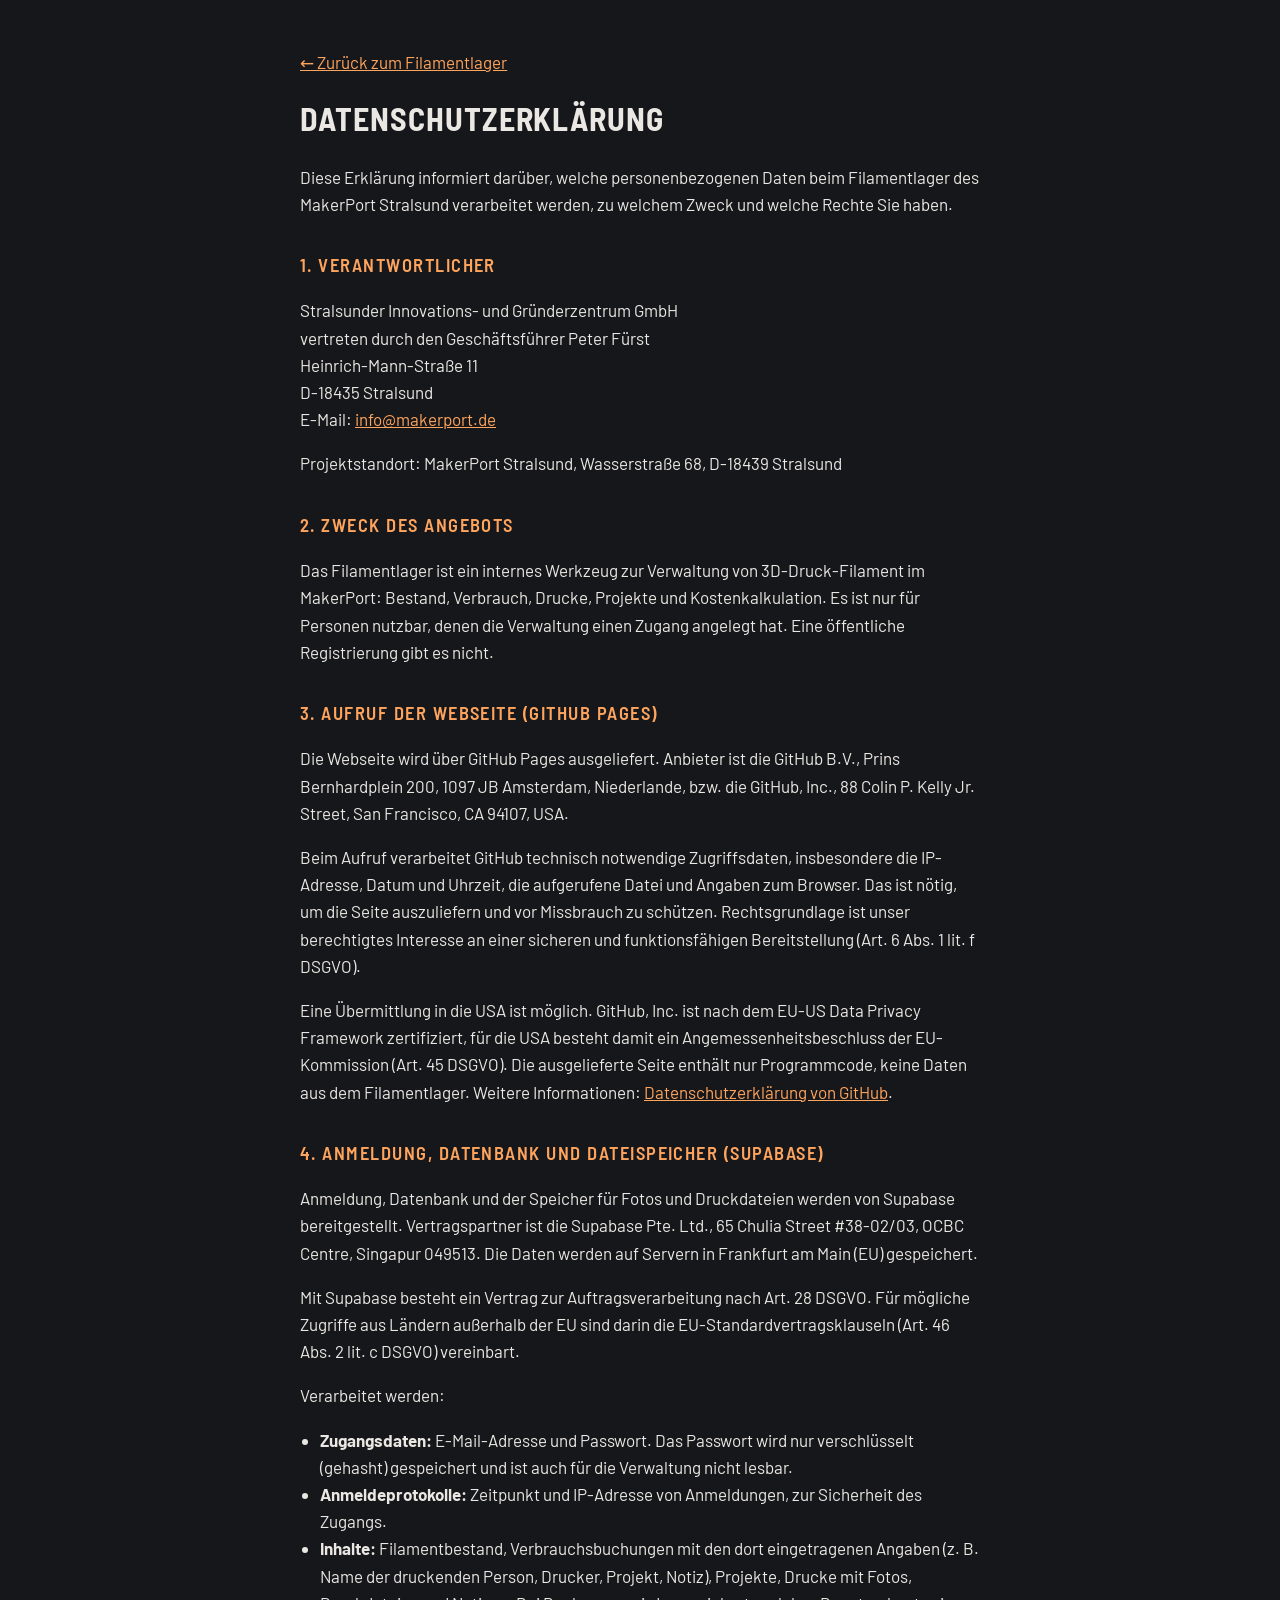
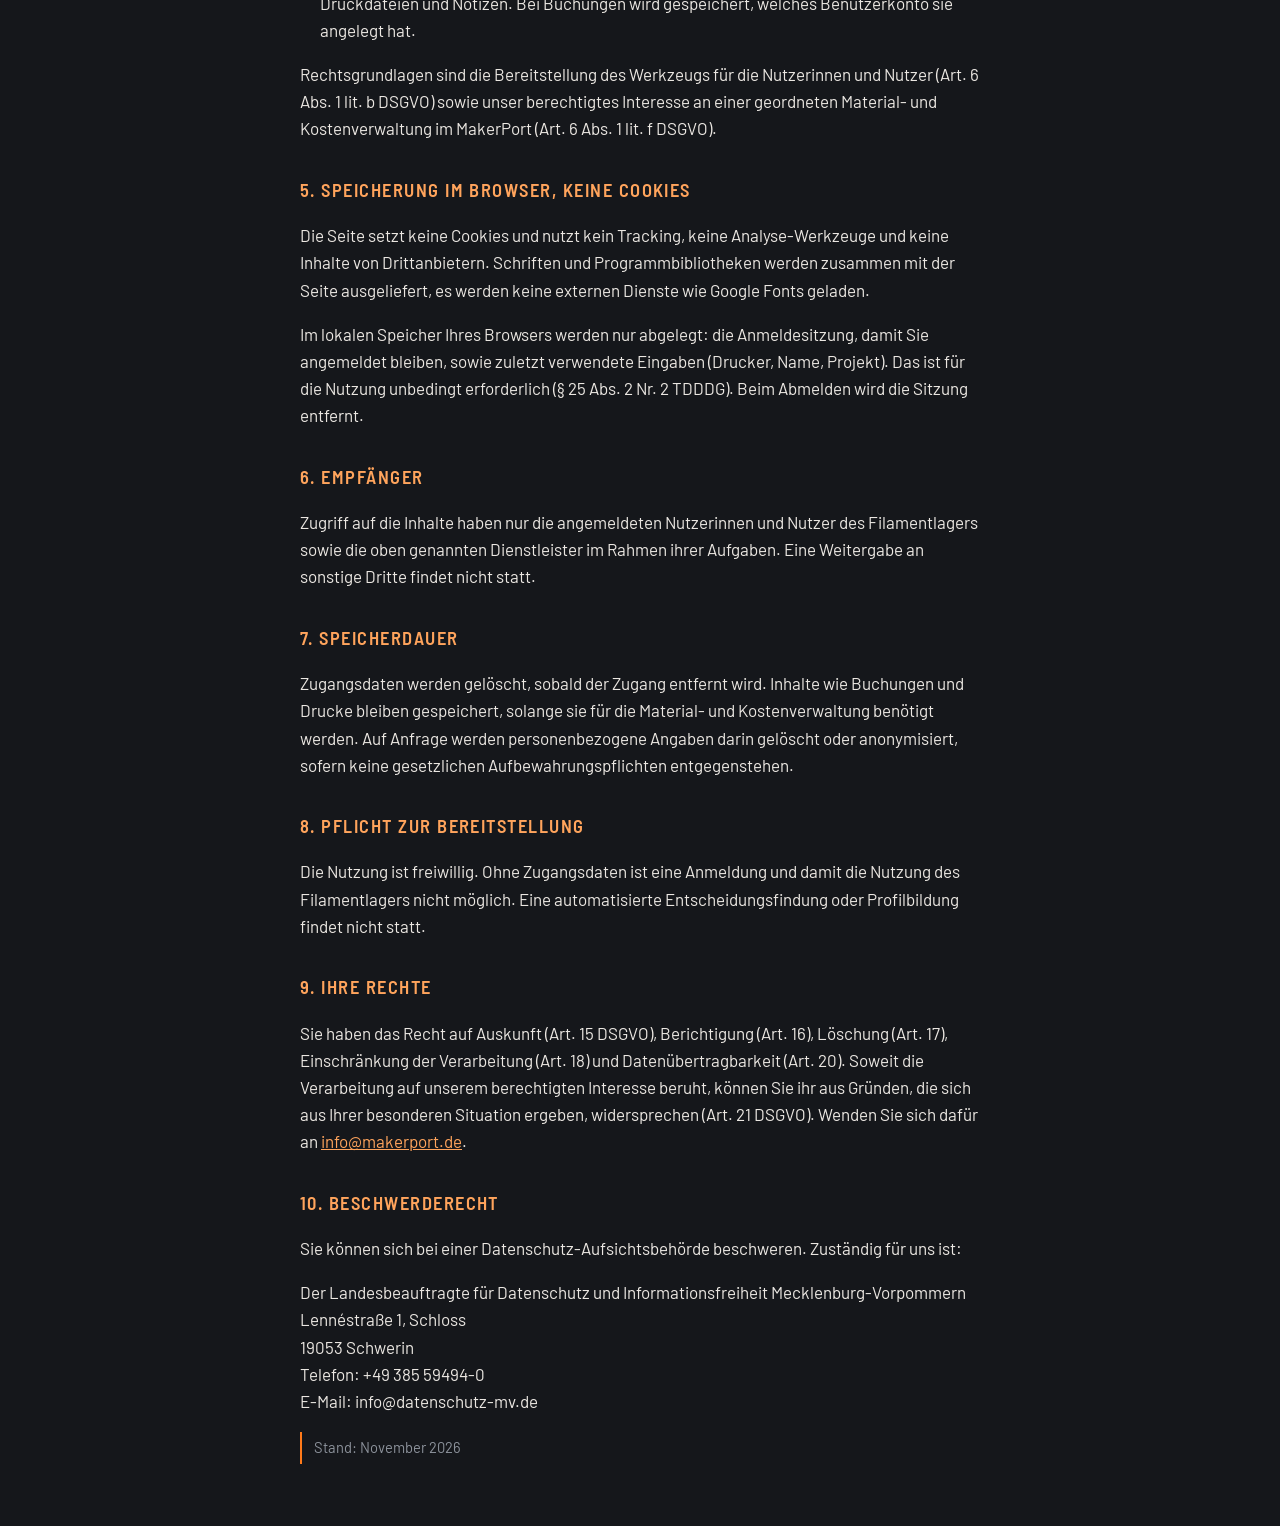
<file: docs/datenschutz.html>
<!doctype html>
<html lang="de">
<head>
<meta charset="utf-8">
<meta name="viewport" content="width=device-width,initial-scale=1">
<meta name="robots" content="noindex,nofollow">
<meta http-equiv="Content-Security-Policy" content="default-src 'self'; script-src 'self' 'unsafe-inline'; style-src 'self' 'unsafe-inline'; img-src 'self' data: blob:; font-src 'self'; connect-src 'self' https://bmnfjxduafpckcvmqodd.supabase.co wss://bmnfjxduafpckcvmqodd.supabase.co; base-uri 'self'; form-action 'self'; object-src 'none'">
<title>Datenschutz · Filamentlager</title>
<link rel="stylesheet" href="fonts/fonts.css">
<link rel="stylesheet" href="recht.css">
</head>
<body>
<main>
  <p><a href="./">← Zurück zum Filamentlager</a></p>
  <h1>Datenschutzerklärung</h1>
  <p>Diese Erklärung informiert darüber, welche personenbezogenen Daten beim Filamentlager des MakerPort Stralsund verarbeitet werden, zu welchem Zweck und welche Rechte Sie haben.</p>

  <h2>1. Verantwortlicher</h2>
  <p>Stralsunder Innovations- und Gründerzentrum GmbH<br>
  vertreten durch den Geschäftsführer Peter Fürst<br>
  Heinrich-Mann-Straße 11<br>
  D-18435 Stralsund<br>
  E-Mail: <a href="mailto:info@makerport.de">info@makerport.de</a></p>
  <p>Projektstandort: MakerPort Stralsund, Wasserstraße 68, D-18439 Stralsund</p>

  <h2>2. Zweck des Angebots</h2>
  <p>Das Filamentlager ist ein internes Werkzeug zur Verwaltung von 3D-Druck-Filament im MakerPort: Bestand, Verbrauch, Drucke, Projekte und Kostenkalkulation. Es ist nur für Personen nutzbar, denen die Verwaltung einen Zugang angelegt hat. Eine öffentliche Registrierung gibt es nicht.</p>

  <h2>3. Aufruf der Webseite (GitHub Pages)</h2>
  <p>Die Webseite wird über GitHub Pages ausgeliefert. Anbieter ist die GitHub B.V., Prins Bernhardplein 200, 1097 JB Amsterdam, Niederlande, bzw. die GitHub, Inc., 88 Colin P. Kelly Jr. Street, San Francisco, CA 94107, USA.</p>
  <p>Beim Aufruf verarbeitet GitHub technisch notwendige Zugriffsdaten, insbesondere die IP-Adresse, Datum und Uhrzeit, die aufgerufene Datei und Angaben zum Browser. Das ist nötig, um die Seite auszuliefern und vor Missbrauch zu schützen. Rechtsgrundlage ist unser berechtigtes Interesse an einer sicheren und funktionsfähigen Bereitstellung (Art. 6 Abs. 1 lit. f DSGVO).</p>
  <p>Eine Übermittlung in die USA ist möglich. GitHub, Inc. ist nach dem EU-US Data Privacy Framework zertifiziert, für die USA besteht damit ein Angemessenheitsbeschluss der EU-Kommission (Art. 45 DSGVO). Die ausgelieferte Seite enthält nur Programmcode, keine Daten aus dem Filamentlager. Weitere Informationen: <a href="https://docs.github.com/de/site-policy/privacy-policies/github-general-privacy-statement" rel="noopener">Datenschutzerklärung von GitHub</a>.</p>

  <h2>4. Anmeldung, Datenbank und Dateispeicher (Supabase)</h2>
  <p>Anmeldung, Datenbank und der Speicher für Fotos und Druckdateien werden von Supabase bereitgestellt. Vertragspartner ist die Supabase Pte. Ltd., 65 Chulia Street #38-02/03, OCBC Centre, Singapur 049513. Die Daten werden auf Servern in Frankfurt am Main (EU) gespeichert.</p>
  <p>Mit Supabase besteht ein Vertrag zur Auftragsverarbeitung nach Art. 28 DSGVO. Für mögliche Zugriffe aus Ländern außerhalb der EU sind darin die EU-Standardvertragsklauseln (Art. 46 Abs. 2 lit. c DSGVO) vereinbart.</p>
  <p>Verarbeitet werden:</p>
  <ul>
    <li><b>Zugangsdaten:</b> E-Mail-Adresse und Passwort. Das Passwort wird nur verschlüsselt (gehasht) gespeichert und ist auch für die Verwaltung nicht lesbar.</li>
    <li><b>Anmeldeprotokolle:</b> Zeitpunkt und IP-Adresse von Anmeldungen, zur Sicherheit des Zugangs.</li>
    <li><b>Inhalte:</b> Filamentbestand, Verbrauchsbuchungen mit den dort eingetragenen Angaben (z. B. Name der druckenden Person, Drucker, Projekt, Notiz), Projekte, Drucke mit Fotos, Druckdateien und Notizen. Bei Buchungen wird gespeichert, welches Benutzerkonto sie angelegt hat.</li>
  </ul>
  <p>Rechtsgrundlagen sind die Bereitstellung des Werkzeugs für die Nutzerinnen und Nutzer (Art. 6 Abs. 1 lit. b DSGVO) sowie unser berechtigtes Interesse an einer geordneten Material- und Kostenverwaltung im MakerPort (Art. 6 Abs. 1 lit. f DSGVO).</p>

  <h2>5. Speicherung im Browser, keine Cookies</h2>
  <p>Die Seite setzt keine Cookies und nutzt kein Tracking, keine Analyse-Werkzeuge und keine Inhalte von Drittanbietern. Schriften und Programmbibliotheken werden zusammen mit der Seite ausgeliefert, es werden keine externen Dienste wie Google Fonts geladen.</p>
  <p>Im lokalen Speicher Ihres Browsers werden nur abgelegt: die Anmeldesitzung, damit Sie angemeldet bleiben, sowie zuletzt verwendete Eingaben (Drucker, Name, Projekt). Das ist für die Nutzung unbedingt erforderlich (§ 25 Abs. 2 Nr. 2 TDDDG). Beim Abmelden wird die Sitzung entfernt.</p>

  <h2>6. Empfänger</h2>
  <p>Zugriff auf die Inhalte haben nur die angemeldeten Nutzerinnen und Nutzer des Filamentlagers sowie die oben genannten Dienstleister im Rahmen ihrer Aufgaben. Eine Weitergabe an sonstige Dritte findet nicht statt.</p>

  <h2>7. Speicherdauer</h2>
  <p>Zugangsdaten werden gelöscht, sobald der Zugang entfernt wird. Inhalte wie Buchungen und Drucke bleiben gespeichert, solange sie für die Material- und Kostenverwaltung benötigt werden. Auf Anfrage werden personenbezogene Angaben darin gelöscht oder anonymisiert, sofern keine gesetzlichen Aufbewahrungspflichten entgegenstehen.</p>

  <h2>8. Pflicht zur Bereitstellung</h2>
  <p>Die Nutzung ist freiwillig. Ohne Zugangsdaten ist eine Anmeldung und damit die Nutzung des Filamentlagers nicht möglich. Eine automatisierte Entscheidungsfindung oder Profilbildung findet nicht statt.</p>

  <h2>9. Ihre Rechte</h2>
  <p>Sie haben das Recht auf Auskunft (Art. 15 DSGVO), Berichtigung (Art. 16), Löschung (Art. 17), Einschränkung der Verarbeitung (Art. 18) und Datenübertragbarkeit (Art. 20). Soweit die Verarbeitung auf unserem berechtigten Interesse beruht, können Sie ihr aus Gründen, die sich aus Ihrer besonderen Situation ergeben, widersprechen (Art. 21 DSGVO). Wenden Sie sich dafür an <a href="mailto:info@makerport.de">info@makerport.de</a>.</p>

  <h2>10. Beschwerderecht</h2>
  <p>Sie können sich bei einer Datenschutz-Aufsichtsbehörde beschweren. Zuständig für uns ist:</p>
  <p>Der Landesbeauftragte für Datenschutz und Informationsfreiheit Mecklenburg-Vorpommern<br>
  Lennéstraße 1, Schloss<br>
  19053 Schwerin<br>
  Telefon: +49 385 59494-0<br>
  E-Mail: info@datenschutz-mv.de</p>

  <p class="note">Stand: November 2026</p>
</main>
</body>
</html>
</file>
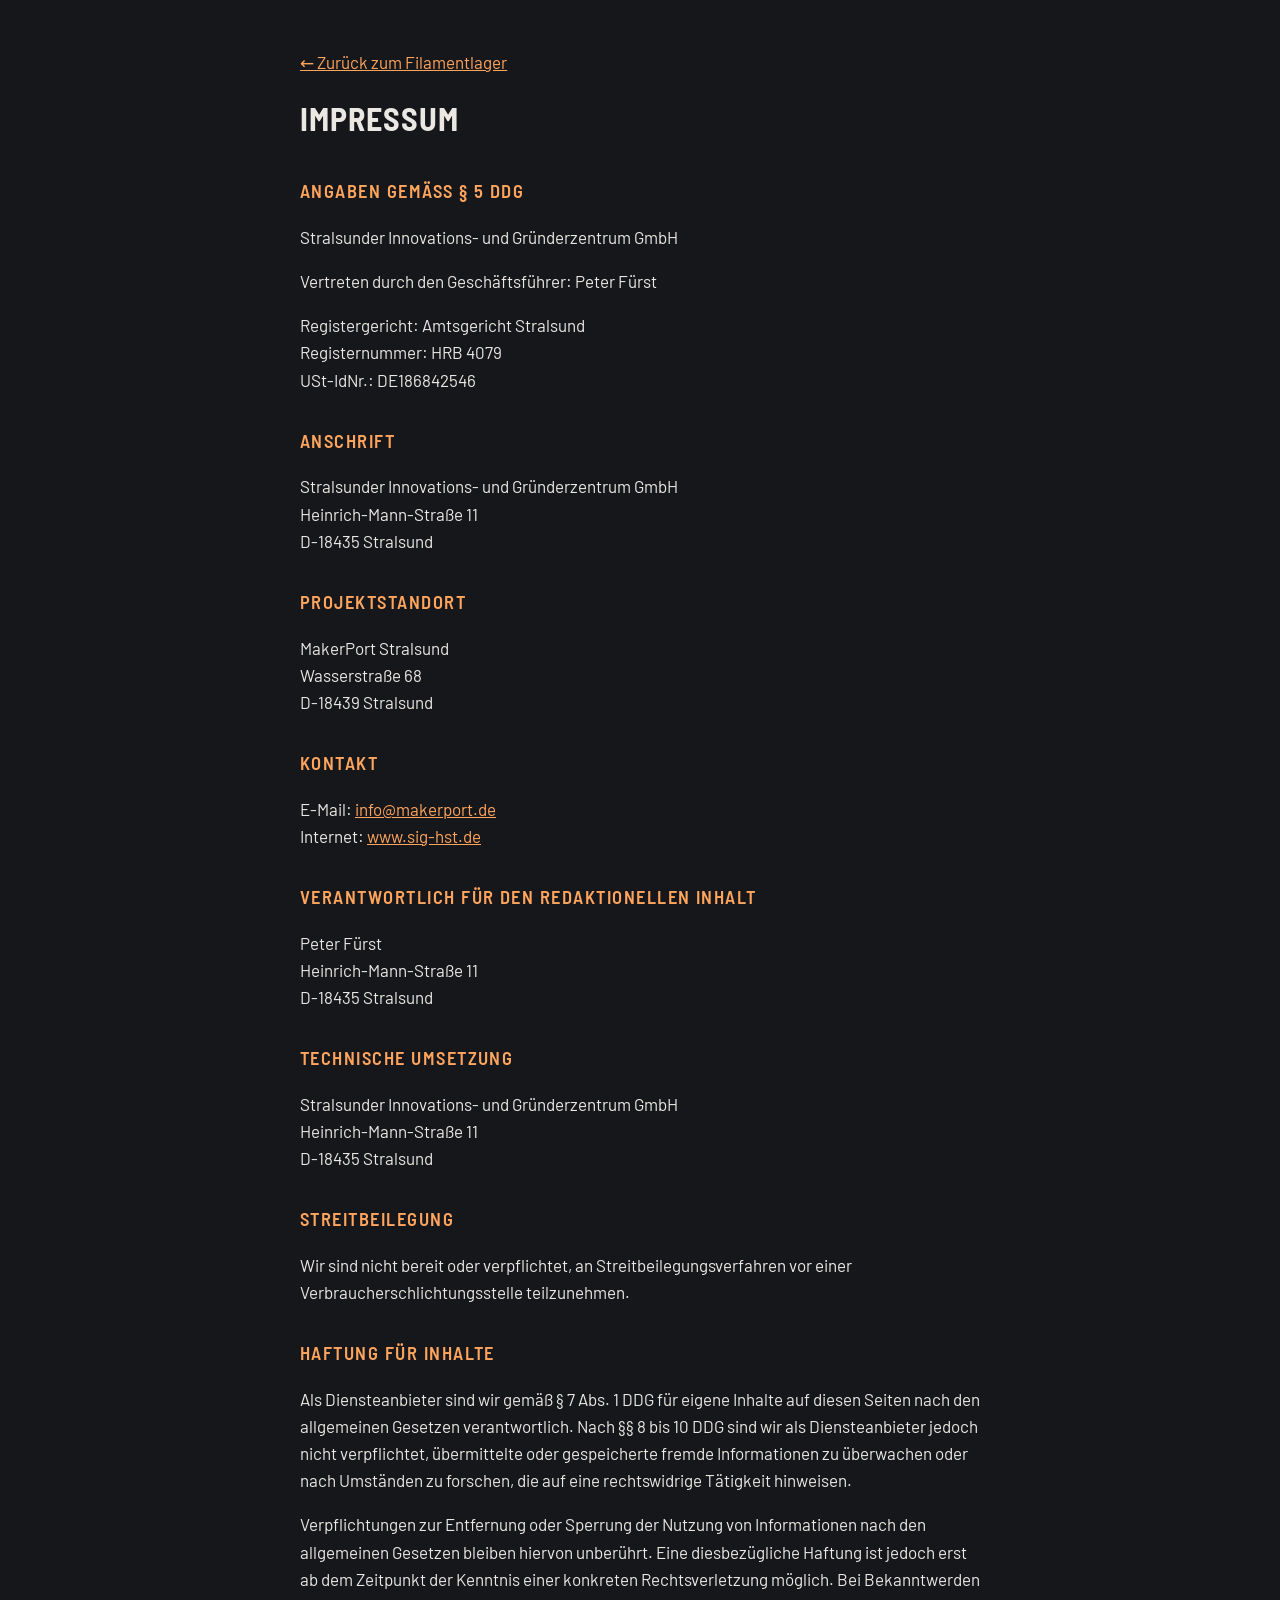
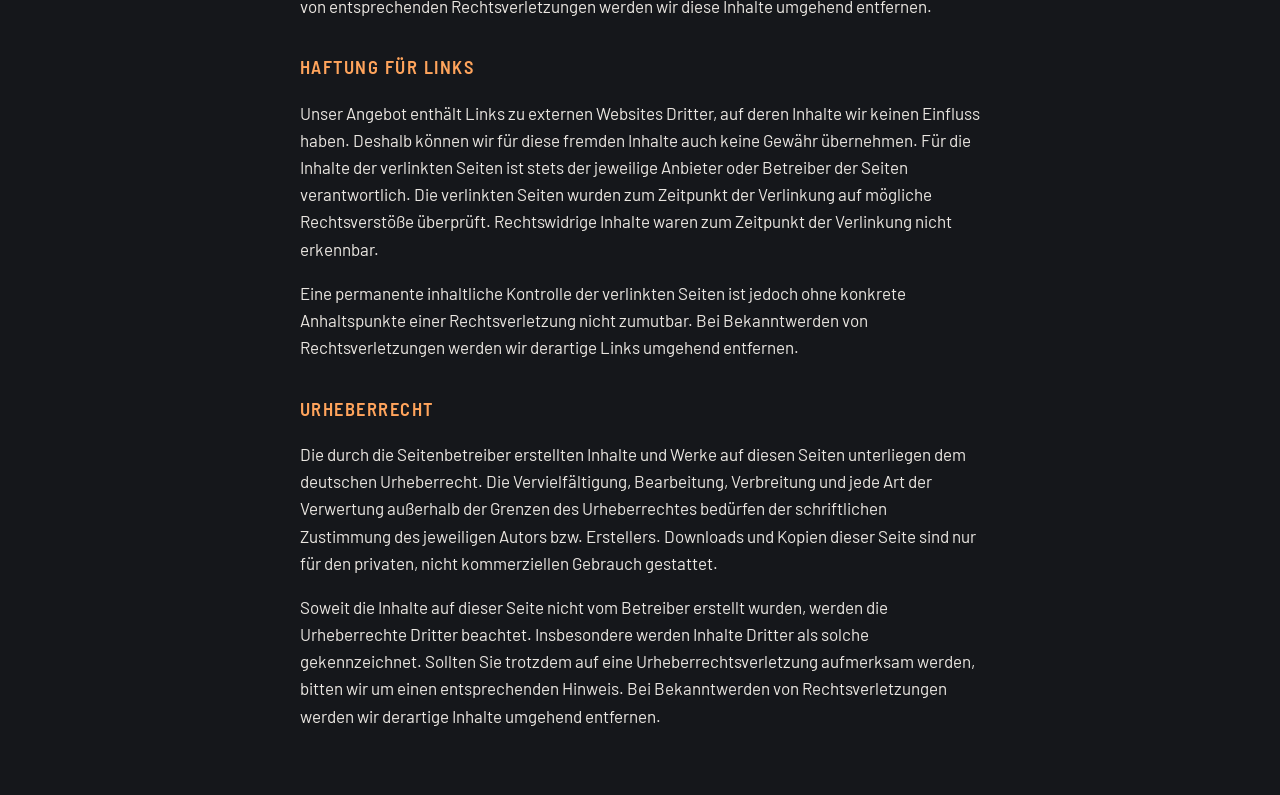
<file: docs/impressum.html>
<!doctype html>
<html lang="de">
<head>
<meta charset="utf-8">
<meta name="viewport" content="width=device-width,initial-scale=1">
<meta name="robots" content="noindex,nofollow">
<meta http-equiv="Content-Security-Policy" content="default-src 'self'; script-src 'self' 'unsafe-inline'; style-src 'self' 'unsafe-inline'; img-src 'self' data: blob:; font-src 'self'; connect-src 'self' https://bmnfjxduafpckcvmqodd.supabase.co wss://bmnfjxduafpckcvmqodd.supabase.co; base-uri 'self'; form-action 'self'; object-src 'none'">
<title>Impressum · Filamentlager</title>
<link rel="stylesheet" href="fonts/fonts.css">
<link rel="stylesheet" href="recht.css">
</head>
<body>
<main>
  <p><a href="./">← Zurück zum Filamentlager</a></p>
  <h1>Impressum</h1>

  <h2>Angaben gemäß § 5 DDG</h2>
  <p>Stralsunder Innovations- und Gründerzentrum GmbH</p>
  <p>Vertreten durch den Geschäftsführer: Peter Fürst</p>
  <p>Registergericht: Amtsgericht Stralsund<br>Registernummer: HRB 4079<br>USt-IdNr.: DE186842546</p>

  <h2>Anschrift</h2>
  <p>Stralsunder Innovations- und Gründerzentrum GmbH<br>Heinrich-Mann-Straße 11<br>D-18435 Stralsund</p>

  <h2>Projektstandort</h2>
  <p>MakerPort Stralsund<br>Wasserstraße 68<br>D-18439 Stralsund</p>

  <h2>Kontakt</h2>
  <p>E-Mail: <a href="mailto:info@makerport.de">info@makerport.de</a><br>Internet: <a href="https://www.sig-hst.de" rel="noopener">www.sig-hst.de</a></p>

  <h2>Verantwortlich für den redaktionellen Inhalt</h2>
  <p>Peter Fürst<br>Heinrich-Mann-Straße 11<br>D-18435 Stralsund</p>

  <h2>Technische Umsetzung</h2>
  <p>Stralsunder Innovations- und Gründerzentrum GmbH<br>Heinrich-Mann-Straße 11<br>D-18435 Stralsund</p>

  <h2>Streitbeilegung</h2>
  <p>Wir sind nicht bereit oder verpflichtet, an Streitbeilegungsverfahren vor einer Verbraucherschlichtungsstelle teilzunehmen.</p>

  <h2>Haftung für Inhalte</h2>
  <p>Als Diensteanbieter sind wir gemäß § 7 Abs. 1 DDG für eigene Inhalte auf diesen Seiten nach den allgemeinen Gesetzen verantwortlich. Nach §§ 8 bis 10 DDG sind wir als Diensteanbieter jedoch nicht verpflichtet, übermittelte oder gespeicherte fremde Informationen zu überwachen oder nach Umständen zu forschen, die auf eine rechtswidrige Tätigkeit hinweisen.</p>
  <p>Verpflichtungen zur Entfernung oder Sperrung der Nutzung von Informationen nach den allgemeinen Gesetzen bleiben hiervon unberührt. Eine diesbezügliche Haftung ist jedoch erst ab dem Zeitpunkt der Kenntnis einer konkreten Rechtsverletzung möglich. Bei Bekanntwerden von entsprechenden Rechtsverletzungen werden wir diese Inhalte umgehend entfernen.</p>

  <h2>Haftung für Links</h2>
  <p>Unser Angebot enthält Links zu externen Websites Dritter, auf deren Inhalte wir keinen Einfluss haben. Deshalb können wir für diese fremden Inhalte auch keine Gewähr übernehmen. Für die Inhalte der verlinkten Seiten ist stets der jeweilige Anbieter oder Betreiber der Seiten verantwortlich. Die verlinkten Seiten wurden zum Zeitpunkt der Verlinkung auf mögliche Rechtsverstöße überprüft. Rechtswidrige Inhalte waren zum Zeitpunkt der Verlinkung nicht erkennbar.</p>
  <p>Eine permanente inhaltliche Kontrolle der verlinkten Seiten ist jedoch ohne konkrete Anhaltspunkte einer Rechtsverletzung nicht zumutbar. Bei Bekanntwerden von Rechtsverletzungen werden wir derartige Links umgehend entfernen.</p>

  <h2>Urheberrecht</h2>
  <p>Die durch die Seitenbetreiber erstellten Inhalte und Werke auf diesen Seiten unterliegen dem deutschen Urheberrecht. Die Vervielfältigung, Bearbeitung, Verbreitung und jede Art der Verwertung außerhalb der Grenzen des Urheberrechtes bedürfen der schriftlichen Zustimmung des jeweiligen Autors bzw. Erstellers. Downloads und Kopien dieser Seite sind nur für den privaten, nicht kommerziellen Gebrauch gestattet.</p>
  <p>Soweit die Inhalte auf dieser Seite nicht vom Betreiber erstellt wurden, werden die Urheberrechte Dritter beachtet. Insbesondere werden Inhalte Dritter als solche gekennzeichnet. Sollten Sie trotzdem auf eine Urheberrechtsverletzung aufmerksam werden, bitten wir um einen entsprechenden Hinweis. Bei Bekanntwerden von Rechtsverletzungen werden wir derartige Inhalte umgehend entfernen.</p>
</main>
</body>
</html>
</file>
<file: docs/fonts/fonts.css>
/* Schriften lokal eingebunden, kein Abruf bei Google (DSGVO). Lizenz: SIL Open Font License 1.1 */
@font-face{font-family:"Barlow";font-weight:400;font-display:swap;src:url(barlow-latin-400-normal.woff2) format("woff2")}
@font-face{font-family:"Barlow";font-weight:500;font-display:swap;src:url(barlow-latin-500-normal.woff2) format("woff2")}
@font-face{font-family:"Barlow";font-weight:600;font-display:swap;src:url(barlow-latin-600-normal.woff2) format("woff2")}
@font-face{font-family:"Barlow";font-weight:700;font-display:swap;src:url(barlow-latin-700-normal.woff2) format("woff2")}
@font-face{font-family:"Barlow Semi Condensed";font-weight:500;font-display:swap;src:url(barlow-semi-condensed-latin-500-normal.woff2) format("woff2")}
@font-face{font-family:"Barlow Semi Condensed";font-weight:600;font-display:swap;src:url(barlow-semi-condensed-latin-600-normal.woff2) format("woff2")}
@font-face{font-family:"Barlow Semi Condensed";font-weight:700;font-display:swap;src:url(barlow-semi-condensed-latin-700-normal.woff2) format("woff2")}
@font-face{font-family:"Roboto Mono";font-weight:400;font-display:swap;src:url(roboto-mono-latin-400-normal.woff2) format("woff2")}
@font-face{font-family:"Roboto Mono";font-weight:500;font-display:swap;src:url(roboto-mono-latin-500-normal.woff2) format("woff2")}
</file>
<file: docs/recht.css>
:root{color-scheme:dark;--bg:#15171b;--fg:#ebe7e2;--muted:#8c929b;--line:#323840;--accent:#ff7a1a;--accent-2:#ffa45c}
*{box-sizing:border-box}
body{margin:0;background:var(--bg);color:var(--fg);font-family:"Barlow",system-ui,sans-serif;font-size:17px;line-height:1.6;
  padding:32px max(16px,env(safe-area-inset-right,0px)) 48px max(16px,env(safe-area-inset-left,0px))}
main{max-width:68ch;margin:0 auto}
h1{font-family:"Barlow Semi Condensed",sans-serif;font-weight:700;font-size:2rem;text-transform:uppercase;letter-spacing:.03em;margin:.4em 0 .6em}
h2{font-family:"Barlow Semi Condensed",sans-serif;font-weight:600;font-size:1.15rem;text-transform:uppercase;letter-spacing:.08em;margin:1.8em 0 .4em;color:var(--accent-2)}
a{color:var(--accent-2)} a:hover{color:var(--accent)}
.note{border-left:2px solid var(--accent);padding:4px 0 4px 12px;color:var(--muted);font-size:.92rem}
ul{padding-left:1.2em}
</file>
